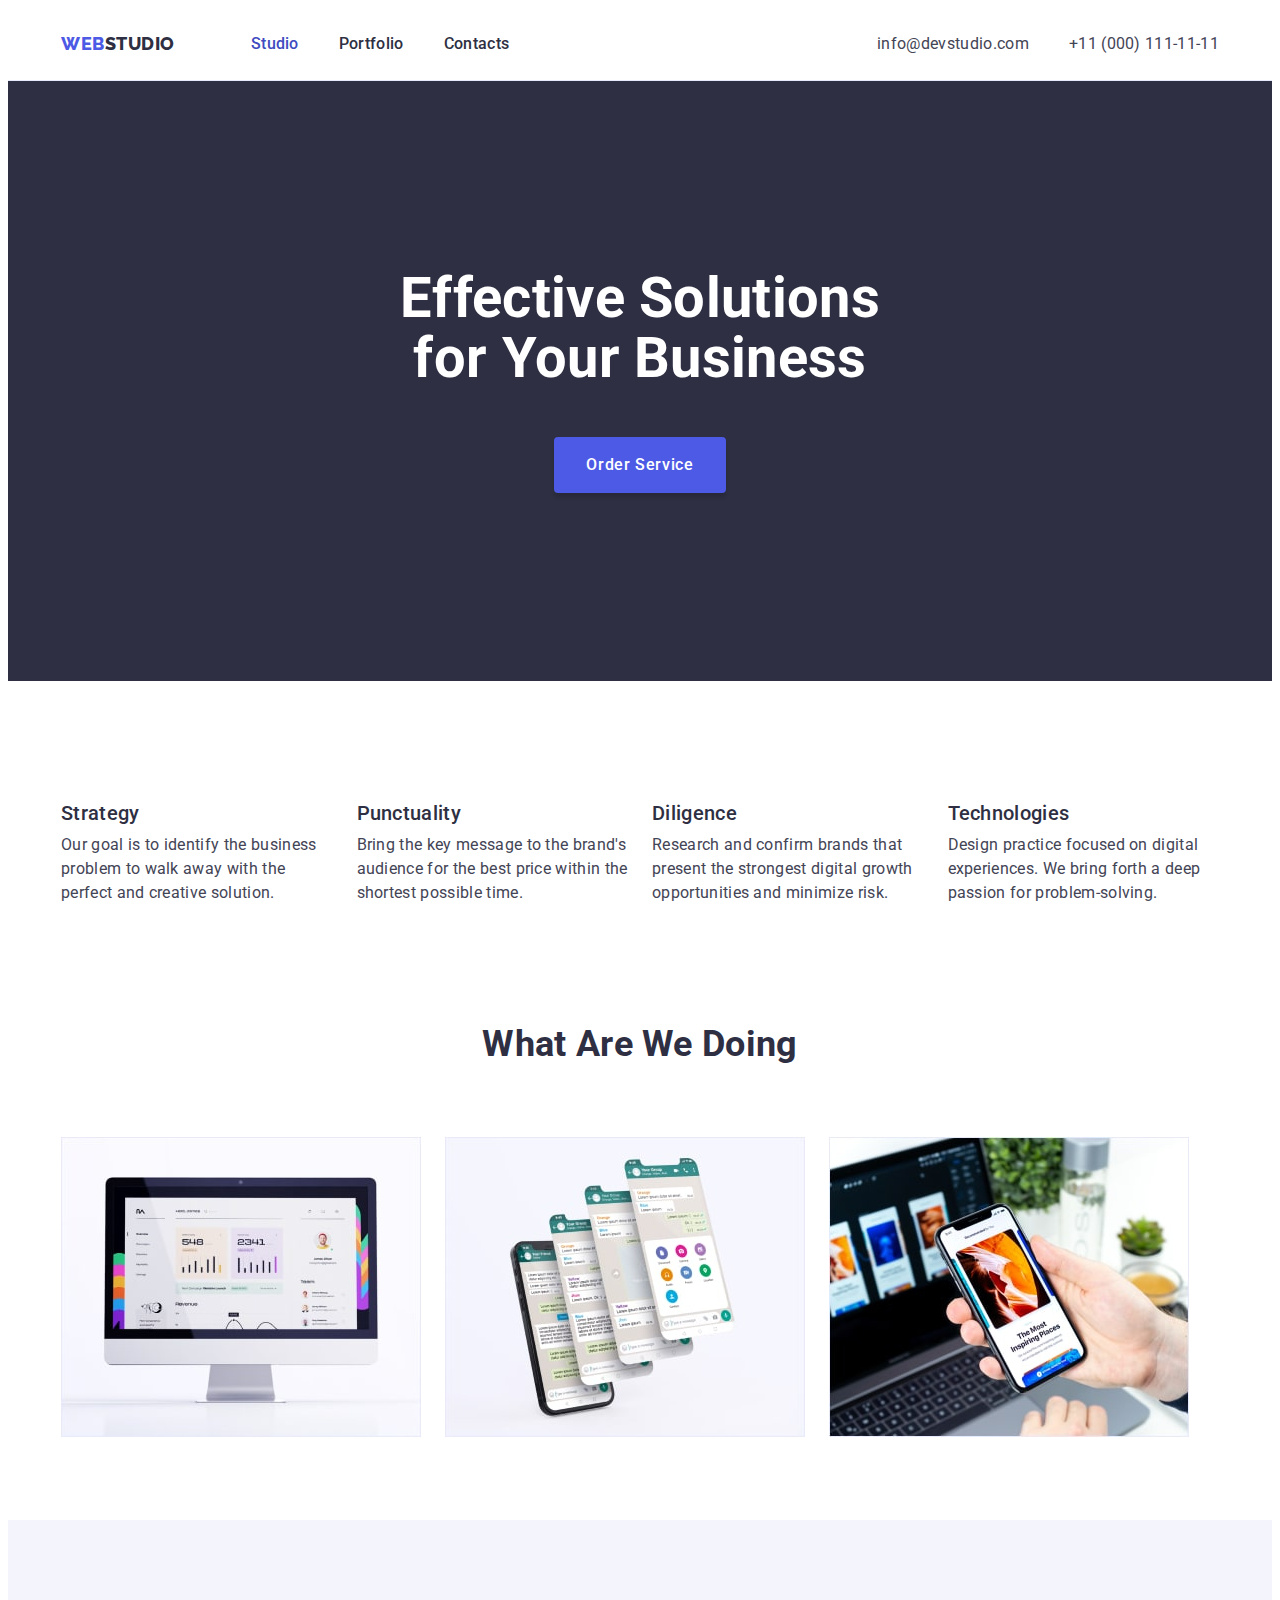
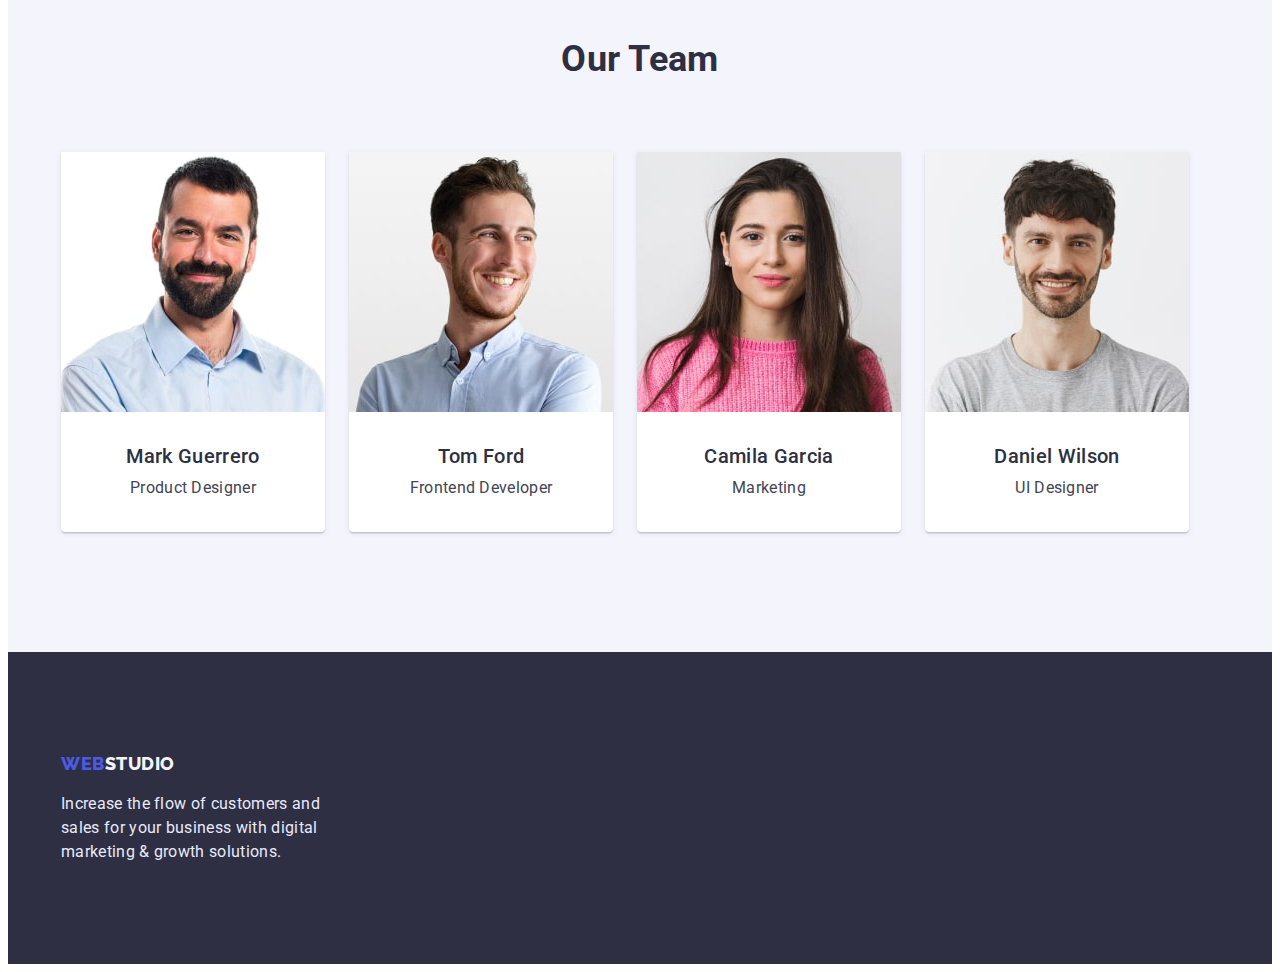
<file: index.html>
<!DOCTYPE html>
<html lang="en">
  <head>
    <meta charset="UTF-8" />
    <meta http-equiv="X-UA-Compatible" content="IE=edge" />
    <meta name="viewport" content="width=device-width, initial-scale=1.0" />
    <title>Studio</title>

    <link rel="preconnect" href="https://fonts.googleapis.com" />
    <link rel="preconnect" href="https://fonts.gstatic.com" crossorigin />
    <link
      href="https://fonts.googleapis.com/css2?family=Raleway:wght@800&family=Roboto:wght@400;500;700;900&display=swap"
      rel="stylesheet"
    />
    <link
      rel="stylesheet"
      href="https://cdnjs.cloudflare.com/ajax/libs/modern-normalize/1.1.0/modern-normalize.min.css"
      integrity="sha512-wpPYUAdjBVSE4KJnH1VR1HeZfpl1ub8YT/NKx4PuQ5NmX2tKuGu6U/JRp5y+Y8XG2tV+wKQpNHVUX03MfMFn9Q=="
      crossorigin="anonymous"
      referrerpolicy="no-referrer"
    />
    <link rel="stylesheet" href="./css/styles.css" />
  </head>
  <body>
    <!-- HEADER -->

    <header class="header">
      <div class="header-container container">
        <!-- NAV -->

        <nav class="header-nav">
          <!-- LOGO -->

          <a class="header-logo link" href="./index.html"
            ><span class="logo-accent">Web</span>Studio</a
          >

          <ul class="header-list list">
            <li>
              <a class="header-list-link link current" href="./index.html"
                >Studio</a
              >
            </li>
            <li>
              <a class="header-list-link link" href="./portfolio.html"
                >Portfolio</a
              >
            </li>
            <li>
              <a class="header-list-link link" href="">Contacts</a>
            </li>
          </ul>
        </nav>

        <!-- CONTACTS -->
        <address>
          <ul class="header-contacts list">
            <li>
              <a
                class="header-contacts-item link"
                href="mailto:info@devstudio.com"
                >info@devstudio.com</a
              >
            </li>
            <li>
              <a class="header-contacts-item link" href="tel:+110001111111"
                >+11 (000) 111-11-11</a
              >
            </li>
          </ul>
        </address>
      </div>
    </header>

    <main>
      <!-- HERO -->

      <section class="hero">
        <div class="container">
          <h1 class="hero-title">Effective Solutions for Your Business</h1>
          <button type="button" class="hero-btn">Order Service</button>
        </div>
      </section>

      <!-- FEATURES -->

      <section class="features section">
        <!-- h2 will be hide in css -->
        <div class="container">
          <h2 class="visually-hidden">Features</h2>
          <ul class="features-list list">
            <li>
              <h3 class="list-title">Strategy</h3>
              <p>
                Our goal is to identify the business problem to walk away with
                the perfect and creative solution.
              </p>
            </li>
            <li>
              <h3 class="list-title">Punctuality</h3>
              <p>
                Bring the key message to the brand's audience for the best price
                within the shortest possible time.
              </p>
            </li>
            <li>
              <h3 class="list-title">Diligence</h3>
              <p>
                Research and confirm brands that present the strongest digital
                growth opportunities and minimize risk.
              </p>
            </li>
            <li>
              <h3 class="list-title">Technologies</h3>
              <p>
                Design practice focused on digital experiences. We bring forth a
                deep passion for problem-solving.
              </p>
            </li>
          </ul>
        </div>
      </section>

      <!-- DESCRIPTION -->

      <section class="description">
        <div class="container">
          <h2 class="section-title">What are we doing</h2>
          <ul class="description-list list">
            <li>
              <img
                src="./images/monitor-min.jpg"
                alt="monitor with info on the screen"
                width="360"
                height="300"
              />
            </li>
            <li>
              <img
                src="./images/phone-screens-min.jpg"
                alt="four phone screens with info"
                width="360"
                height="300"
              />
            </li>
            <li>
              <img
                src="./images/phone-and-laptop-min.jpg"
                alt="phone in hand laptop on the background"
                width="360"
                height="300"
              />
            </li>
          </ul>
        </div>
      </section>

      <!-- TEAM -->

      <section class="team section">
        <div class="container">
          <h2 class="section-title">Our Team</h2>
          <ul class="team-list list">
            <li class="team-list-item">
              <img
                src="./images/team-card-photo-1-min.jpg"
                alt="a man with a beard dressed in the light-blue shirt"
                width="264"
                height="260"
              />

              <div class="team-list-desc">
                <h3 class="list-title">Mark Guerrero</h3>
                <p>Product Designer</p>
              </div>
            </li>
            <li class="team-list-item">
              <img
                src="./images/team-card-photo-2-min.jpg"
                alt="smiling man in the light-blue shirt"
                width="264"
                height="260"
              />
              <div class="team-list-desc">
                <h3 class="list-title">Tom Ford</h3>
                <p>Frontend Developer</p>
              </div>
            </li>
            <li class="team-list-item">
              <img
                src="./images/team-card-photo-3-min.jpg"
                alt="young woman in pink sweater"
                width="264"
                height="260"
              />
              <div class="team-list-desc">
                <h3 class="list-title">Camila Garcia</h3>
                <p>Marketing</p>
              </div>
            </li>
            <li class="team-list-item">
              <img
                src="./images/team-card-photo-4-min.jpg"
                alt="smiling man in the grey t-shirt"
                width="264"
                height="260"
              />
              <div class="team-list-desc">
                <h3 class="list-title">Daniel Wilson</h3>
                <p>UI Designer</p>
              </div>
            </li>
          </ul>
        </div>
      </section>
    </main>

    <!-- FOOTER -->

    <footer class="footer">
      <!-- Logo -->

      <div class="container">
        <a class="footer-logo link" href="./index.html"
          ><span class="logo-accent">Web</span>Studio</a
        >

        <!-- goals description -->

        <p class="footer-text">
          Increase the flow of customers and sales for your business with
          digital marketing & growth solutions.
        </p>
      </div>
    </footer>
  </body>
</html>
</file>
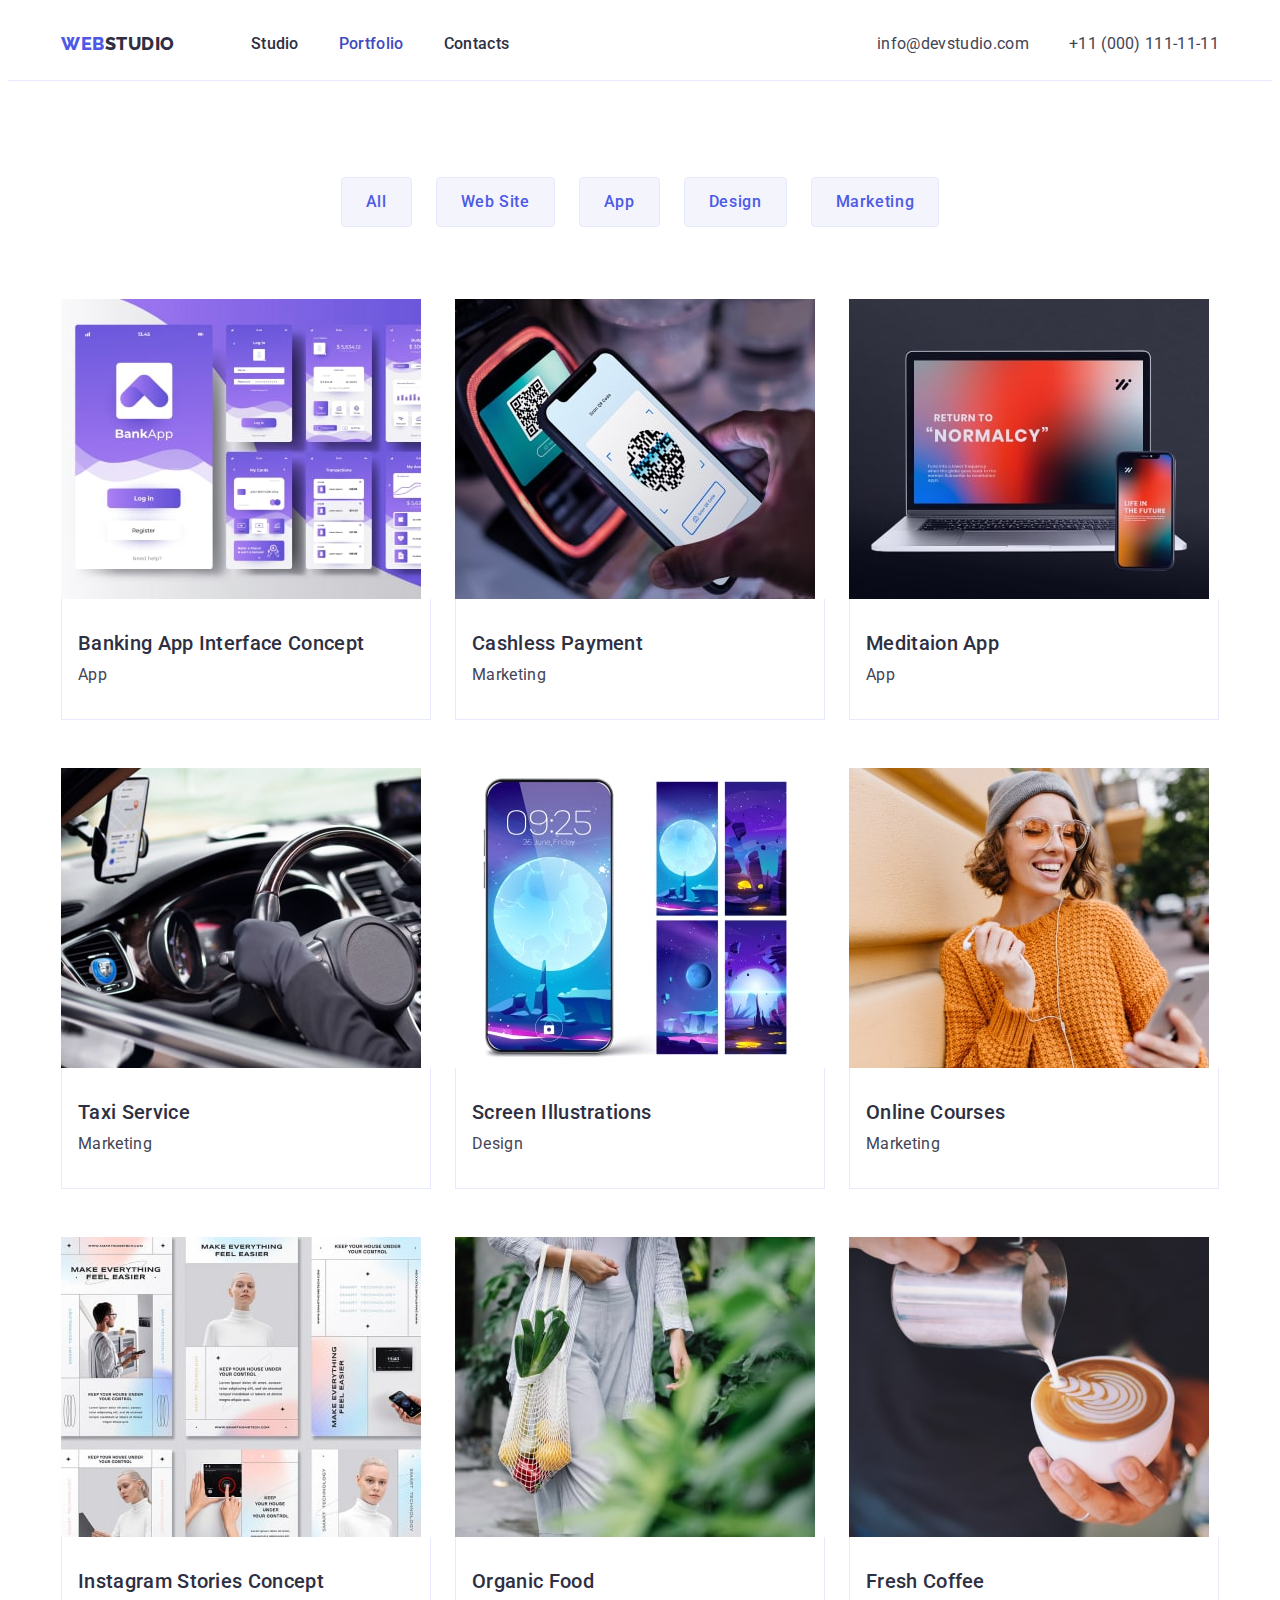
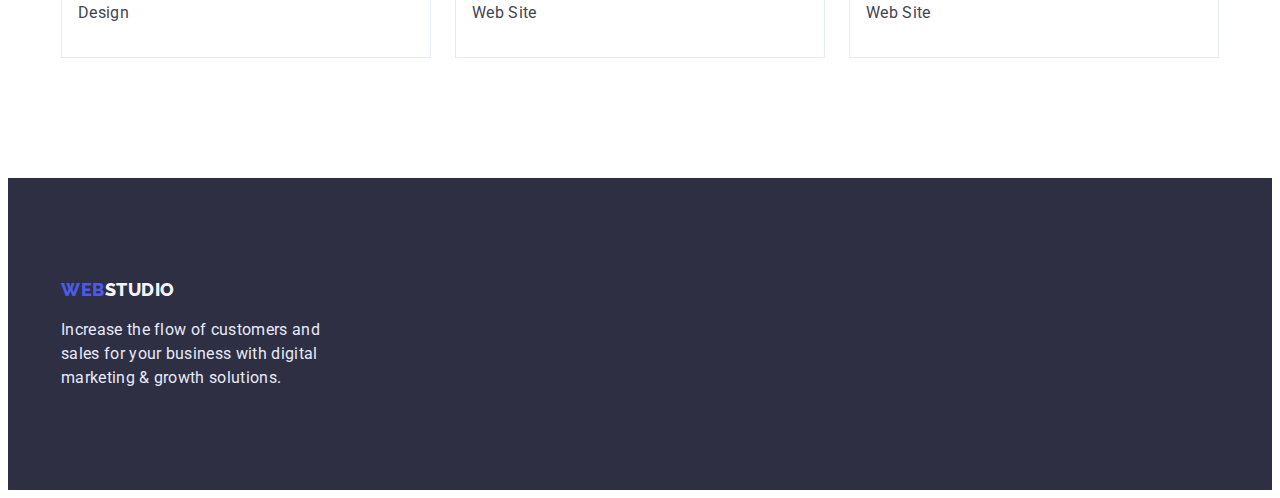
<file: portfolio.html>
<!DOCTYPE html>
<html lang="en">
  <head>
    <meta charset="UTF-8" />
    <meta http-equiv="X-UA-Compatible" content="IE=edge" />
    <meta name="viewport" content="width=device-width, initial-scale=1.0" />
    <title>Studio</title>

    <link rel="preconnect" href="https://fonts.googleapis.com" />
    <link rel="preconnect" href="https://fonts.gstatic.com" crossorigin />
    <link
      href="https://fonts.googleapis.com/css2?family=Raleway:wght@800&family=Roboto:wght@400;500;700;900&display=swap"
      rel="stylesheet"
    />
    <link
      rel="stylesheet"
      href="https://cdnjs.cloudflare.com/ajax/libs/modern-normalize/1.1.0/modern-normalize.min.css"
      integrity="sha512-wpPYUAdjBVSE4KJnH1VR1HeZfpl1ub8YT/NKx4PuQ5NmX2tKuGu6U/JRp5y+Y8XG2tV+wKQpNHVUX03MfMFn9Q=="
      crossorigin="anonymous"
      referrerpolicy="no-referrer"
    />
    <link rel="stylesheet" href="./css/styles.css" />
  </head>
  <body>
    <!-- HEADER -->

    <header class="header">
      <div class="header-container container">
        <!-- NAV -->

        <nav class="header-nav">
          <!-- LOGO -->

          <a class="header-logo link" href="./index.html"
            ><span class="logo-accent">Web</span>Studio</a
          >

          <ul class="header-list list">
            <li>
              <a class="header-list-link link" href="./index.html">Studio</a>
            </li>
            <li>
              <a class="header-list-link link current" href="./portfolio.html"
                >Portfolio</a
              >
            </li>
            <li>
              <a class="header-list-link link" href="">Contacts</a>
            </li>
          </ul>
        </nav>

        <!-- CONTACTS -->
        <address>
          <ul class="header-contacts list">
            <li>
              <a
                class="header-contacts-item link"
                href="mailto:info@devstudio.com"
                >info@devstudio.com</a
              >
            </li>
            <li>
              <a class="header-contacts-item link" href="tel:+110001111111"
                >+11 (000) 111-11-11</a
              >
            </li>
          </ul>
        </address>
      </div>
    </header>

    <main>
      <section class="filter-section">
        <div class="container">
          <h1 class="visually-hidden">Work Examples</h1>
          <ul class="btn-list list">
            <li><button type="button" class="filter-btn">All</button></li>
            <li><button type="button" class="filter-btn">Web Site</button></li>
            <li><button type="button" class="filter-btn">App</button></li>
            <li><button type="button" class="filter-btn">Design</button></li>
            <li><button type="button" class="filter-btn">Marketing</button></li>
          </ul>
          <ul class="filter-list list">
            <li>
              <a href="" class="filter-link link"
                ><img
                  src="./images/bank-app-min.jpg"
                  alt="Screenshots of the Bank Application"
                  width="360"
                  height="300"
                />
                <div class="filter-list-desc">
                  <h2 class="list-title">Banking App Interface Concept</h2>
                  <p>App</p>
                </div>
              </a>
            </li>
            <li>
              <a href="" class="filter-link link">
                <img
                  src="./images/payment-min.jpg"
                  alt="Paying via QR-code on phone"
                  width="360"
                  height="300"
                />
                <div class="filter-list-desc">
                  <h2 class="list-title">Cashless Payment</h2>
                  <p>Marketing</p>
                </div></a
              >
            </li>
            <li>
              <a href="" class="filter-link link"
                ><img
                  src="./images/meditation-app-min.jpg"
                  alt="Laptop and phone with meditation app branding"
                  width="360"
                  height="300"
                />
                <div class="filter-list-desc">
                  <h2 class="list-title">Meditaion App</h2>
                  <p>App</p>
                </div>
              </a>
            </li>
            <li>
              <a href="" class="filter-link link"
                ><img
                  src="./images/taxi-service-min.jpg"
                  alt="Driver hands on the wheel"
                  width="360"
                  height="300"
                />
                <div class="filter-list-desc">
                  <h2 class="list-title">Taxi Service</h2>
                  <p>Marketing</p>
                </div>
              </a>
            </li>
            <li>
              <a href="" class="filter-link link"
                ><img
                  src="./images/screen-illustration-min.jpg"
                  alt="Phone with wallpapers"
                  width="360"
                  height="300"
                />
                <div class="filter-list-desc">
                  <h2 class="list-title">Screen Illustrations</h2>
                  <p>Design</p>
                </div></a
              >
            </li>
            <li>
              <a href="" class="filter-link link">
                <img
                  src="./images/online-courses-min.jpg"
                  alt="Girl in orange sweater"
                  width="360"
                  height="300"
                />
                <div class="filter-list-desc">
                  <h2 class="list-title">Online Courses</h2>
                  <p>Marketing</p>
                </div></a
              >
            </li>
            <li>
              <a href="" class="filter-link link"
                ><img
                  src="./images/insta-stories-concept-min.jpg"
                  alt="Screenshots with design presentation"
                  width="360"
                  height="300"
                />
                <div class="filter-list-desc">
                  <h2 class="list-title">Instagram Stories Concept</h2>
                  <p>Design</p>
                </div></a
              >
            </li>
            <li>
              <a href="" class="filter-link link">
                <img
                  src="./images/organic-food-min.jpg"
                  alt="Woman holding bag with food"
                  width="360"
                  height="300"
                />
                <div class="filter-list-desc">
                  <h2 class="list-title">Organic Food</h2>
                  <p>Web Site</p>
                </div></a
              >
            </li>
            <li>
              <a href="" class="filter-link link"
                ><img
                  src="./images/fresh-coffee-min.jpg"
                  alt="Cup of coffee"
                  width="360"
                  height="300"
                />
                <div class="filter-list-desc">
                  <h2 class="list-title">Fresh Coffee</h2>
                  <p>Web Site</p>
                </div></a
              >
            </li>
          </ul>
        </div>
      </section>
    </main>

    <!-- FOOTER -->

    <footer class="footer">
      <!-- Logo -->

      <div class="container">
        <a class="footer-logo link" href="./index.html"
          ><span class="logo-accent">Web</span>Studio</a
        >

        <!-- goals description -->

        <p class="footer-text">
          Increase the flow of customers and sales for your business with
          digital marketing & growth solutions.
        </p>
      </div>
    </footer>
  </body>
</html>
</file>
<file: css/styles.css>
:root {
  --brand-color: #4d5ae5;
  --active-color: #404bbf;
  --dark-color: #2e2f42;
  --success-color: #31d0aa;
  --text-color: #434455;
  --subtle-text-color: #8e8f99;
  --accent-color: #e7e9fc;
  --light-color: #f4f4fd;
  --modal-overlay-color: rgba(46, 47, 66, 0.4);
  --hero-background-color: rgba(46, 47, 66, 0.7);
  --title-white-color: #ffffff;
  --section-background-color: #e5e5e5;
}
/*  main-text-color: --text-color: #434455;
    headline-color: --dark-color: #2e2f42;
    brand-color: --brand-color: #4d5ae5;
    hover-focus-current color: --active-color: #404bbf;
    section-background-color: --dark-color: #2e2f42;
    
 */

p,
h1,
h2,
h3,
h4,
h5,
h6 {
  margin: 0;
}

ul {
  margin: 0;
  padding-left: 0;
}

img {
  display: block;
  max-width: 100%;
  height: auto;
}
body {
  font-family: 'Roboto', sans-serif;
  font-size: 16px;
  line-height: 1.5;
  letter-spacing: 0.02em;

  color: var(--text-color);
  background-color: var(--title-white-color);
}
.container {
  width: 100%;
  max-width: 1158px;
  padding: 0 15px;
  margin: 0 auto;
}
.link {
  text-decoration: none;
}

.list {
  list-style: none;
}

.visually-hidden {
  position: absolute;
  white-space: nowrap;
  width: 1px;
  height: 1px;
  overflow: hidden;
  border: 0;
  padding: 0;
  clip: rect(0 0 0 0);
  clip-path: inset(50%);
  margin: -1px;
}

/* ------------- INDEX.HTML ------------- */

/* ------------- HEADER ------------- */
.header {
  border-bottom: 1px solid var(--accent-color);
}
.header-container {
  display: flex;
  align-items: center;
}
/* ------------- NAV ------------- */
.header-nav {
  display: flex;
  align-items: center;
  margin-right: auto;
}
.header-logo {
  padding-top: 24px;
  padding-bottom: 24px;
  margin-right: 76px;

  font-family: 'Raleway', sans-serif;
  font-weight: 800;
  font-size: 18px;
  line-height: 1.33;

  letter-spacing: 0.03em;
  text-transform: uppercase;

  color: var(--dark-color);
}
.logo-accent {
  color: var(--brand-color);
}

.header-list {
  display: flex;
  align-items: center;
  margin-right: auto;
  /* gap: 40px; */
}

.header-list :not(:last-child) {
  margin-right: 40px;
}

.header-list-link {
  padding-top: 24px;
  padding-bottom: 24px;
  font-weight: 500;

  color: var(--dark-color);
}

.header-list-link:hover,
.header-list-link:focus,
.header-list-link.current {
  color: var(--active-color);
}

/* ------------- CONTACTS ------------- */
.header-contacts {
  display: flex;
  align-items: center;
}

.header-contacts :not(:last-child) {
  margin-right: 40px;
}

.header-contacts-item {
  padding-top: 24px;
  padding-bottom: 24px;
  font-style: normal;

  color: inherit;
}

.header-contacts-item:hover,
.header-contacts-item:focus {
  color: var(--active-color);
}

/* ------------- HERO ------------- */

.hero {
  background-color: var(--dark-color);
  padding-top: 188px;
  padding-bottom: 188px;

  text-align: center;
}

.hero-title {
  margin: 0 auto;

  margin-bottom: 48px;
  max-width: 494px;
  text-align: center;
  font-weight: 700;
  font-size: 56px;
  line-height: 1.07;

  color: var(--title-white-color);
}
.hero-btn {
  padding: 16px 32px;

  font-family: inherit;
  font-weight: 500;
  font-size: 16px;
  line-height: 1.5;

  letter-spacing: 0.04em;

  color: var(--title-white-color);
  background-color: var(--brand-color);
  box-shadow: 0px 4px 4px rgba(0, 0, 0, 0.15);
  border-radius: 4px;
  border: none;
  cursor: pointer;
}

.hero-btn:hover,
.hero-btn:focus {
  background-color: var(--active-color);
}

/* ------------- FEATURES ------------- */
/* .features {
  background-color: var(--section-background-color);
} */
.section {
  padding-top: 120px;
  padding-bottom: 120px;
}

.features-list {
  display: flex;
  gap: 24px;
}
.features-list > li {
  width: calc((100% - 72px) / 4);
}

.list-title {
  margin-bottom: 8px;

  font-weight: 500;
  font-size: 20px;
  line-height: 1.2;

  color: var(--dark-color);
}

/* ------------- DESCRIPTION ------------- */
.description {
  padding-bottom: 83px;
}

.section-title {
  display: block;
  margin: 0 auto;
  margin-bottom: 72px;
  text-align: center;

  font-weight: 700;
  font-size: 36px;
  line-height: 1.11;
  text-transform: capitalize;

  color: var(--dark-color);
}

.description-list {
  display: flex;
  align-items: center;
}

.description-list :not(:last-child) {
  margin-right: 24px;
}

/* ------------- TEAM ------------- */
.team {
  background-color: var(--light-color);
}

.team-list {
  display: flex;
  align-items: center;
}
.team-list-item {
  background: var(--title-white-color);
  box-shadow: 0px 1px 6px rgba(46, 47, 66, 0.08),
    0px 1px 1px rgba(46, 47, 66, 0.16), 0px 2px 1px rgba(46, 47, 66, 0.08);
  border-radius: 0px 0px 4px 4px;
}
.team-list > li {
  display: block;
  text-align: center;
  margin-right: 24px;
}
.team-list :last-child {
  margin-right: 0;
}

.team-list-desc {
  padding: 32px 16px;
}

/* ------------- FOOTER ------------- */

.footer {
  padding-top: 100px;
  padding-bottom: 100px;
  background-color: var(--dark-color);
}

/* ------------- LOGO FOOTER ------------- */

.footer-logo {
  display: block;
  margin-bottom: 16px;
  font-family: 'Raleway', sans-serif;
  font-weight: 800;
  font-size: 18px;
  line-height: 1.33;

  letter-spacing: 0.03em;
  text-transform: uppercase;

  color: var(--light-color);
}
.logo-accent {
  color: var(--brand-color);
}

.footer-text {
  max-width: 264px;
  color: var(--accent-color);
}

/* ------------- PORTFOLIO.HTML ------------- */

/* ------------- FILTER ------------- */

.filter-section {
  padding-top: 96px;
  padding-bottom: 120px;
}

.btn-list {
  display: flex;
  align-items: center;
  justify-content: center;
  gap: 24px;
  margin-bottom: 72px;
}
.filter-btn {
  font-family: inherit;
  padding: 12px 24px;
  border: 1px solid var(--accent-color);
  border-radius: 4px;

  font-weight: 500;
  font-size: inherit;
  line-height: inherit;

  letter-spacing: 0.04em;

  color: var(--brand-color);
  background-color: var(--light-color);

  cursor: pointer;
}

.filter-btn:hover,
.filter-btn:focus {
  box-shadow: 0px 3px 1px rgba(0, 0, 0, 0.1), 0px 2px 1px rgba(0, 0, 0, 0.08),
    0px 2px 2px rgba(0, 0, 0, 0.12);
  border: 1px solid transparent;

  border-radius: 4px;
  color: var(--title-white-color);
  background-color: var(--active-color);
}
.filter-list {
  display: flex;
  flex-wrap: wrap;
  row-gap: 48px;
  column-gap: 24px;
}

.filter-list > li {
  width: calc((100% - 48px) / 3);
}

.filter-link {
  color: var(--text-color);
}
.filter-list-desc {
  padding: 32px 16px;

  border-right: 1px solid var(--accent-color);
  border-bottom: 1px solid var(--accent-color);
  border-left: 1px solid var(--accent-color);

  background-color: var(--title-white-color);
}
</file>
